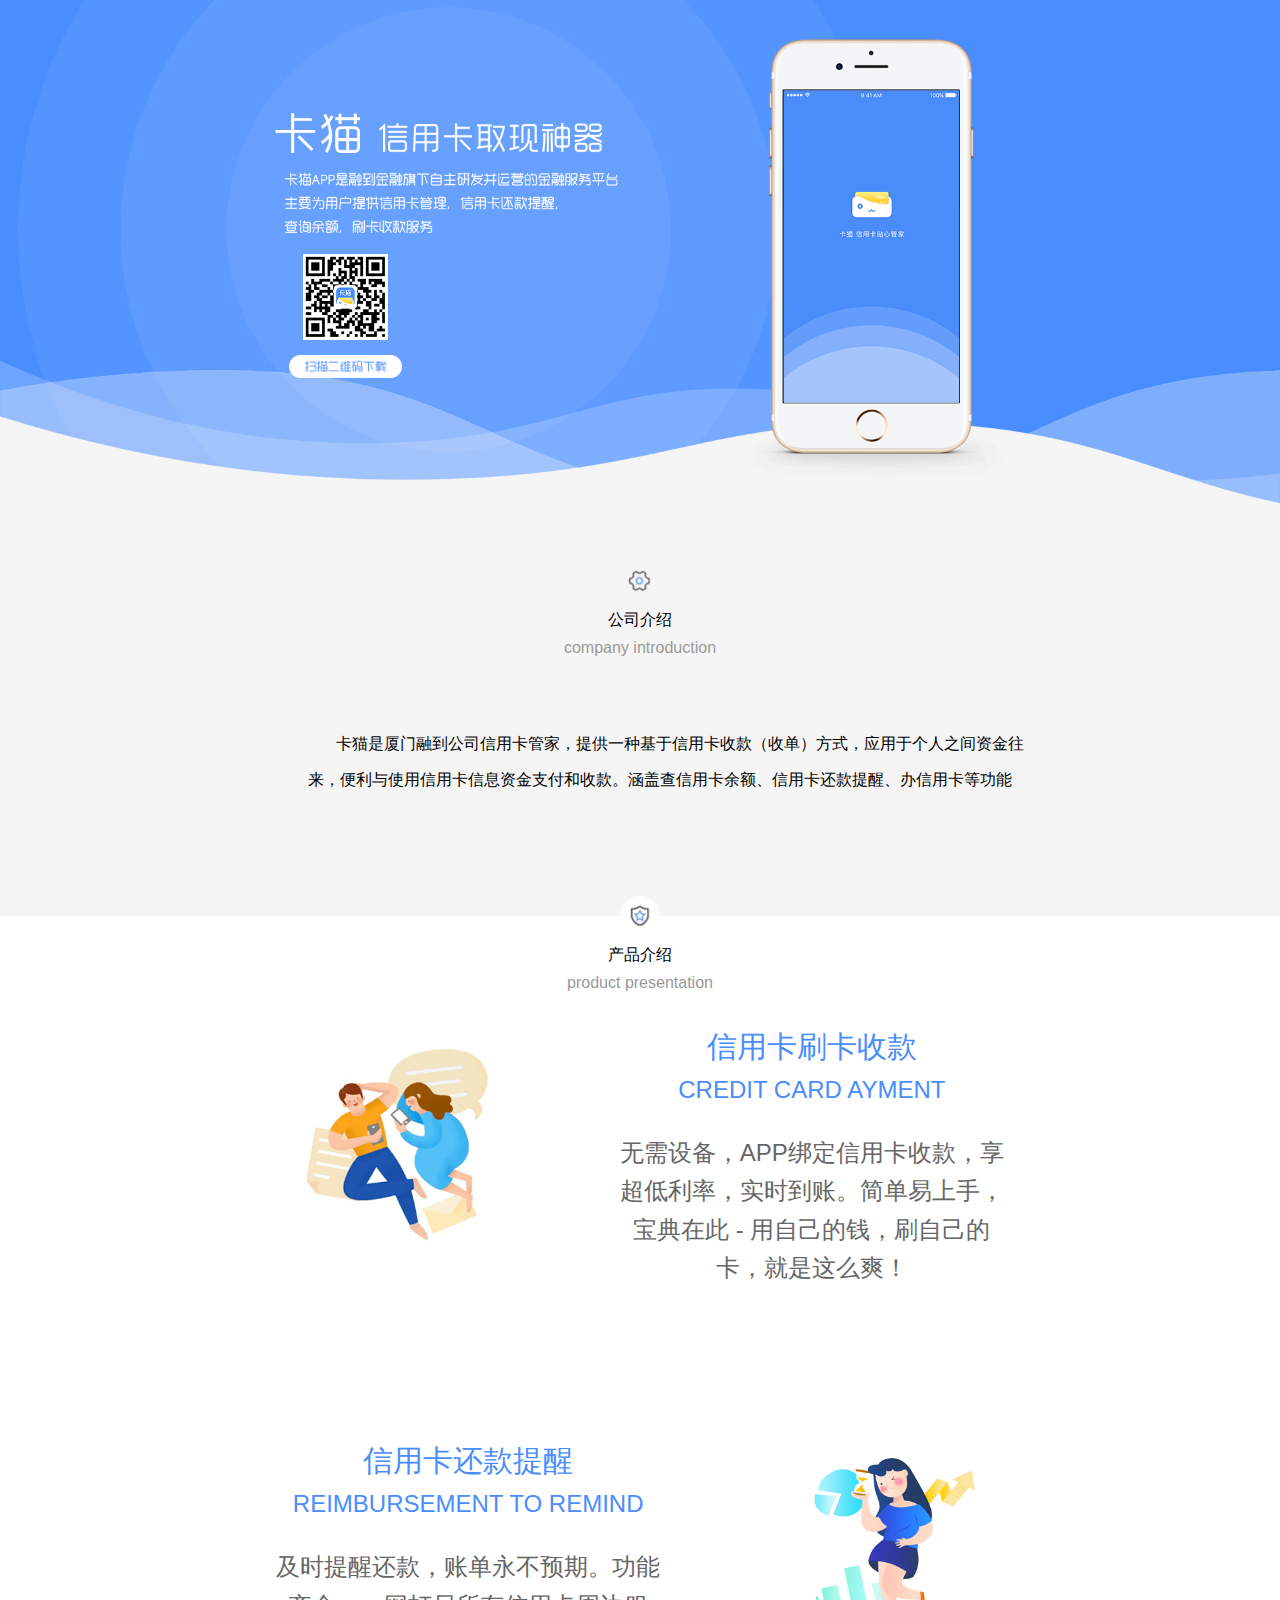
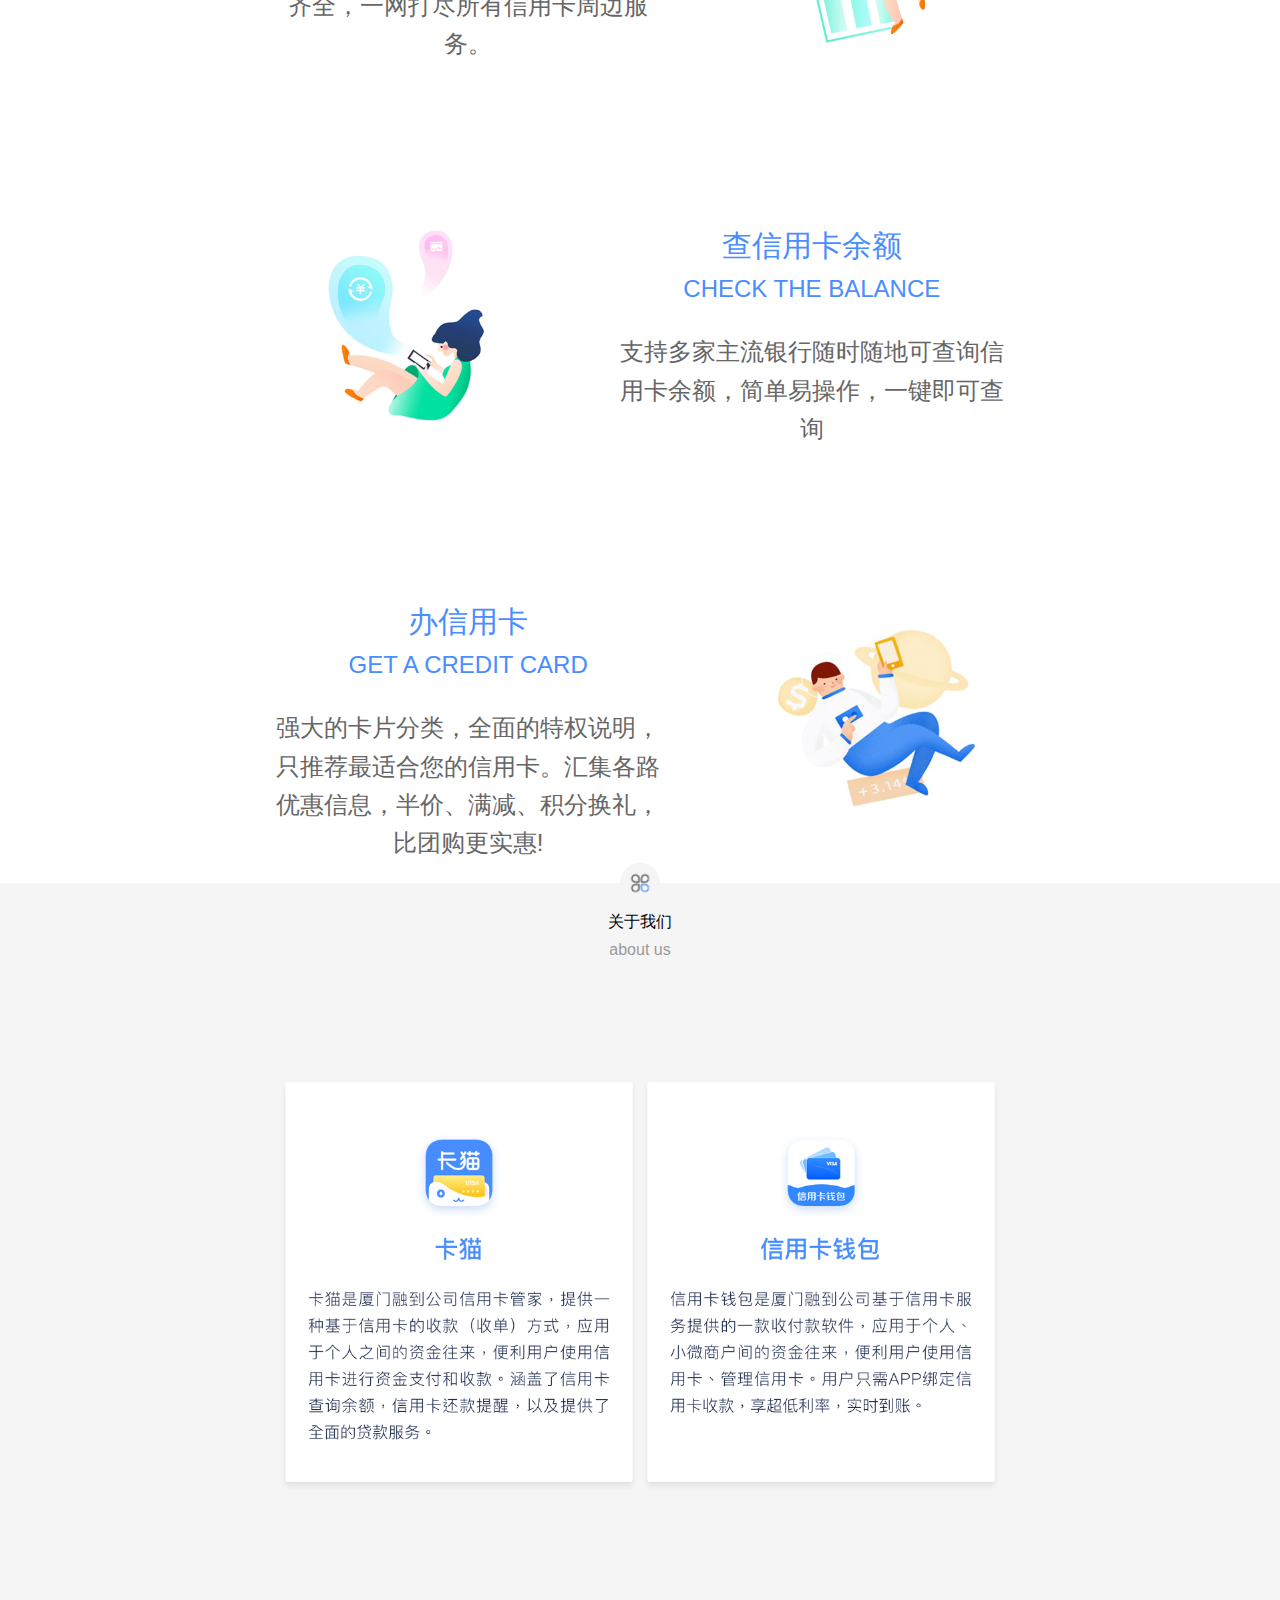
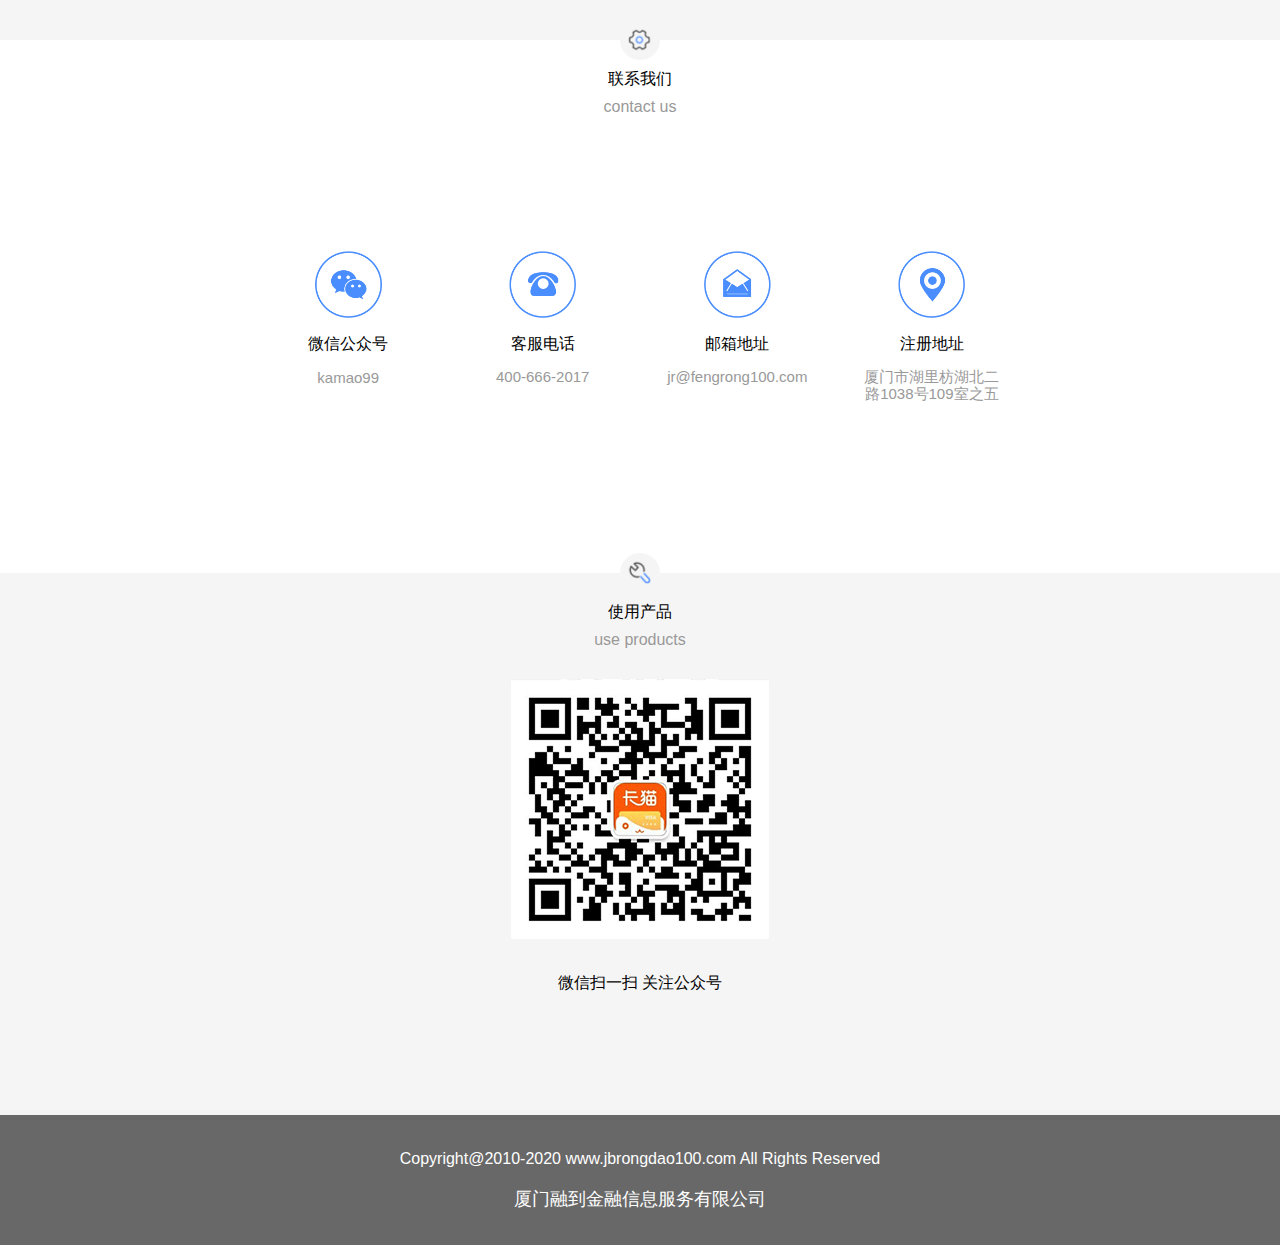
<file: index.html>
<!DOCTYPE html>
<html>

	<head>
		<meta charset="utf-8">
		<meta http-equiv="X-UA-Compatible" content="IE=edge">
		<meta name="viewport" content="width=device-width, initial-scale=1, maximum-scale=1,user-scalable=no">
		<link rel="shortcut icon" href="favicon.ico" />
		<!--<link rel="bookmark" href="favicon.ico"/>-->
		<link rel="stylesheet" href="css/normalize.css" />
		<link rel="stylesheet" type="text/css" href="css/style.css" />
		<title>卡猫</title>
	</head>
	<style type="text/css">

	</style>

	<body style="background: #f6f5f5">
		<div class="container-1">
			<div class="container-center">
				<div class="item-1">
					<div class="desc">
						<img src="img/banner/txtpc.png" alt="" id="bg1" />

						<div>
							<img src="img/banner/codedw.png" alt=""  />
							<img src="img/banner/scaninfo.png" id="bg2" />
						</div>
					</div>
					<div class="img">
						<img src="img/banner/phone.png" id="bg3" />
					</div>

				</div>
				<div class="tag-0">
					<img src="img/main1/icon1.png" />
					<div class="title">公司介绍</div>
					<div class="desc">company introduction</div>
				</div>
			</div>
		</div>
		<div class="container-2 cpdesc">
			<div class="container-center ">
				卡猫是厦门融到公司信用卡管家，提供一种基于信用卡收款（收单）方式，应用于个人之间资金往来，便利与使用信用卡信息资金支付和收款。涵盖查信用卡余额、信用卡还款提醒、办信用卡等功能
			</div>
		</div>
		<div class="container-3">
			<div class="container-center">
				<div class="tag-0">
					<img src="img/main 2/pdinstuc.png" />
					<div class="title">产品介绍</div>
					<div class="desc">product presentation</div>
				</div>
				<div class="item-3">
					<div class="img">
						<img src="img/main 2/1.png" />
					</div>
					<div class="desc">
						<div class="title">
							<div>信用卡刷卡收款
							</div>
							<div>CREDIT CARD AYMENT
							</div>
						</div>
						<div class="content">
							无需设备，APP绑定信用卡收款，享超低利率，实时到账。简单易上手，宝典在此 - 用自己的钱，刷自己的卡，就是这么爽！
						</div>
					</div>
				</div>
				<div class="item-3 item-3-reverse">
					<div class="desc">
						<div class="title">
							<div>信用卡还款提醒</div>
							<div>REIMBURSEMENT TO REMIND
							</div>
						</div>
						<div class="content">
							及时提醒还款，账单永不预期。功能齐全，一网打尽所有信用卡周边服务。
						</div>
					</div>
					<div class="img">
						<img src="img/main 2/2.png" />

					</div>

				</div>
				<div class="item-3">
					<div class="img">
						<img src="img/main 2/3.png" />

					</div>
					<div class="desc">
						<div class="title">
							<div>查信用卡余额
							</div>
							<div>CHECK THE BALANCE
							</div>
						</div>
						<div class="content">
							支持多家主流银行随时随地可查询信用卡余额，简单易操作，一键即可查询
						</div>
					</div>
				</div>
				<div class="item-3 item-3-reverse">

					<div class="desc">
						<div class="title">
							<div>办信用卡</div>
							<div>GET A CREDIT CARD</div>
						</div>

						<div class="content">强大的卡片分类，全面的特权说明，只推荐最适合您的信用卡。汇集各路优惠信息，半价、满减、积分换礼，比团购更实惠!
						</div>
					</div>
					<div class="img">
						<img src="img/main 2/4.png" />

					</div>
				</div>
			</div>
		</div>
		<div class="container-2 about-us">
			<div class="container-center">
				<div class="tag-0">
					<img src="img/main1/aboutus.png" />
					<div>关于我们</div>
					<div>about us</div>
				</div>
				<div class="detail">
					<img src="img/mobile/kamao.png" alt="">
					<img src="img/mobile/qianbao.png" alt="">
				</div>
			</div>

		</div>
		<div class="container-3">
			<div class="container-center">
				<div class="tag-0">
					<img src="img/main1/icon1.png" />
					<div>联系我们</div>
					<div>contact us</div>
				</div>
				<div class="item-2 ">
					<div>
						<img src="img/main3/kamao99.png" alt=" " />
						<div>微信公众号</div>
						<div>kamao99</div>
					</div>
					<div>
						<img src="img/main3/icon 3.png " alt=" " />
						<div>客服电话</div>
						<div>400-666-2017</div>
					</div>
					<div>
						<img src="img/main3/icon 4.png " alt=" " />
						<div>邮箱地址</div>
						<div>jr@fengrong100.com</div>
					</div>
					<div>
						<img src="img/main3/icon 5.png " alt=" " />
						<div>注册地址</div>
						<div>厦门市湖里枋湖北二路1038号109室之五</div>
					</div>
				</div>
			</div>
		</div>
		<div class="container-2">
			<div class="container-center">
				<div class="tag-0">
					<img src="img/main 2/use.png" />
					<div>使用产品</div>
					<div>use products</div>
				</div>
				<div class="use-product">
					<img src="img/main 2/public.png" alt="">
					<div>微信扫一扫 关注公众号</div>
				</div>
			</div>

		</div>
		<!--<div class="container-2">-->
			<!--<div class="container-center">-->
				<!--<div class="tag-1">-->
					<!--<img src="img/main3/icon1.png" >-->
						<!--<div>技术支持</div>-->
					<!--<div>technical support</div>-->
				<!--</div>-->
				<!--<div class="item-2 ">-->
					<!--<div>-->
						<!--<img src="img/main3/icon2.png " alt=" " />-->
						<!--<div>手机</div>-->
						<!--<div>18167134881</div>-->
					<!--</div>-->
					<!--<div>-->
						<!--<img src="img/main3/icon 3.png " alt=" " />-->
						<!--<div>客服电话</div>-->
						<!--<div>400-666-2017</div>-->
					<!--</div>-->
					<!--<div>-->
						<!--<img src="img/main3/icon 4.png " alt=" " />-->
						<!--<div>邮箱地址</div>-->
						<!--<div>jr@fengrong100.com</div>-->
					<!--</div>-->
					<!--<div>-->
						<!--<img src="img/main3/icon 5.png " alt=" " />-->
						<!--<div>注册地址</div>-->
						<!--<div>厦门市湖里枋湖北二路1038号109室之五</div>-->
					<!--</div>-->
				<!--</div>-->
			<!--</div>-->
		<!--</div>-->
		<div class="container-4 ">
			<div>Copyright@2010-2020 www.jbrongdao100.com All Rights Reserved</div>
			<div>厦门融到金融信息服务有限公司</div>
		</div>
	</body>

</html>
</file>
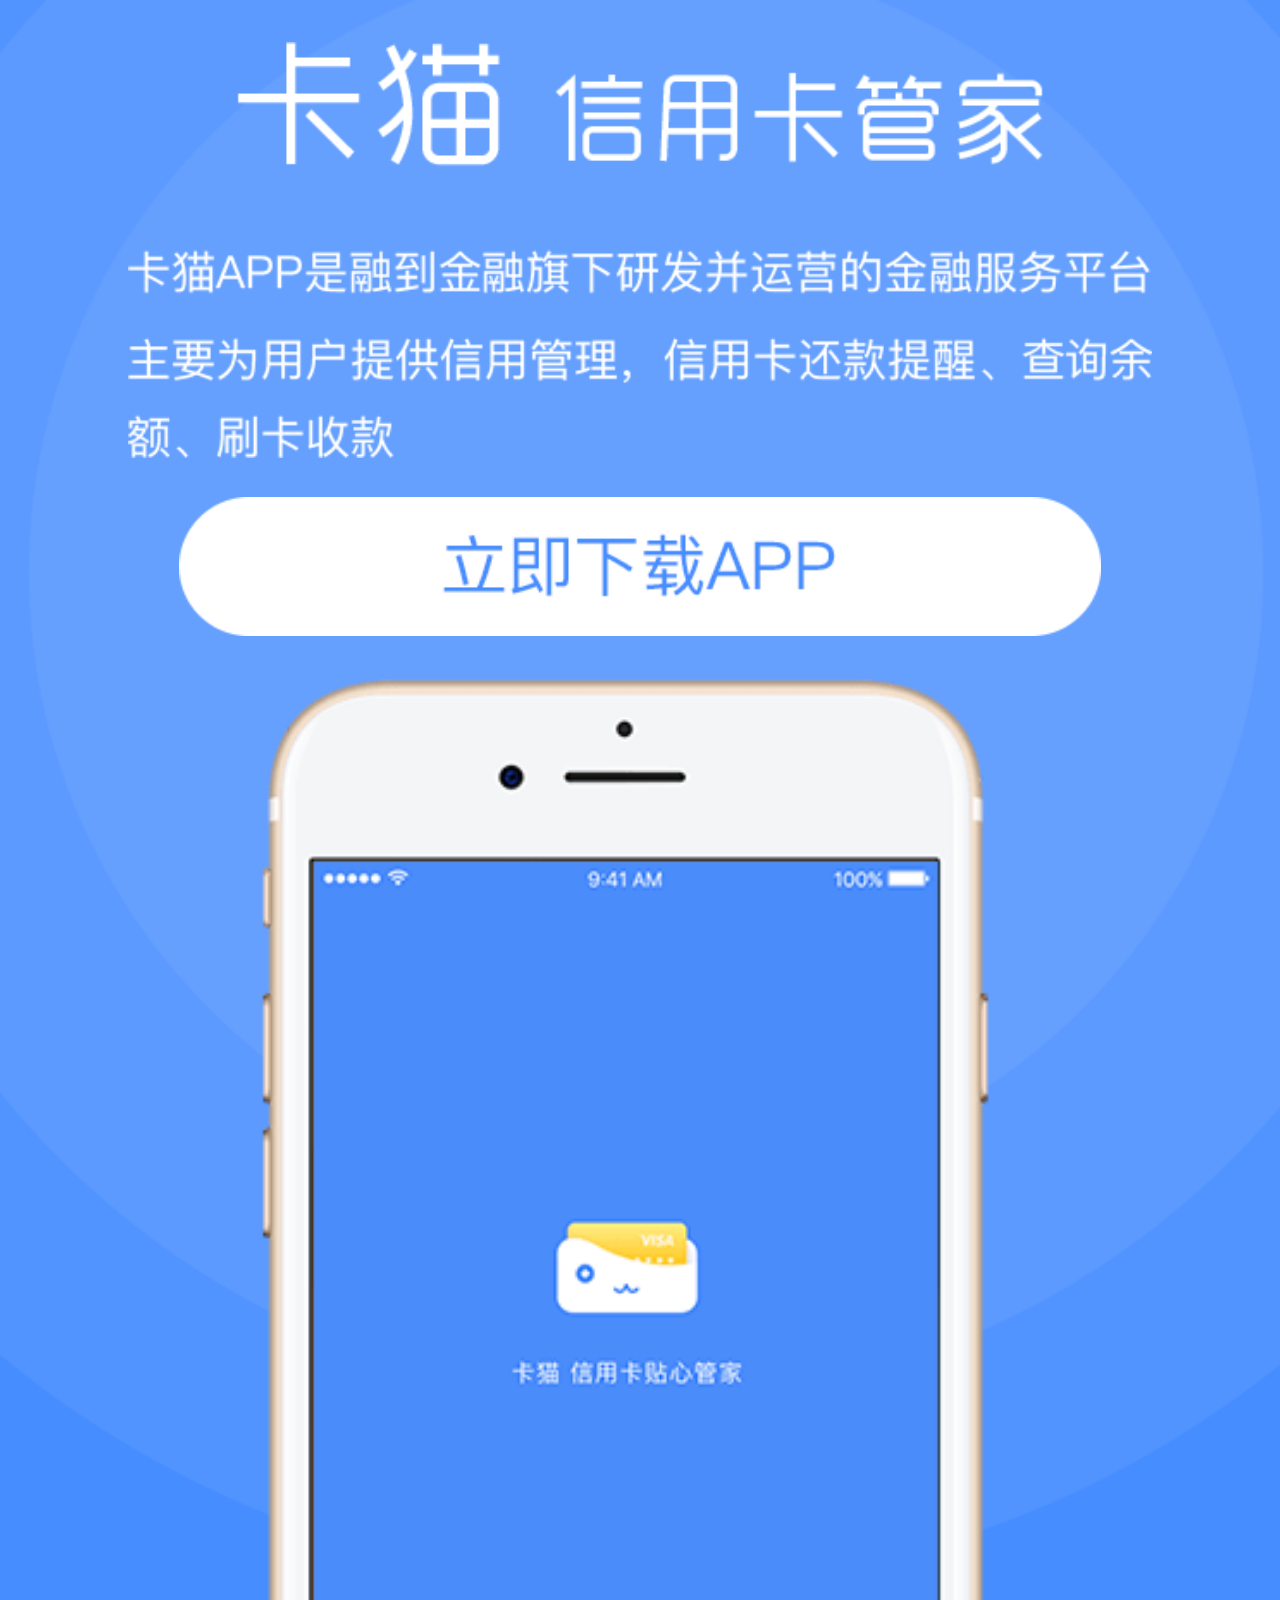
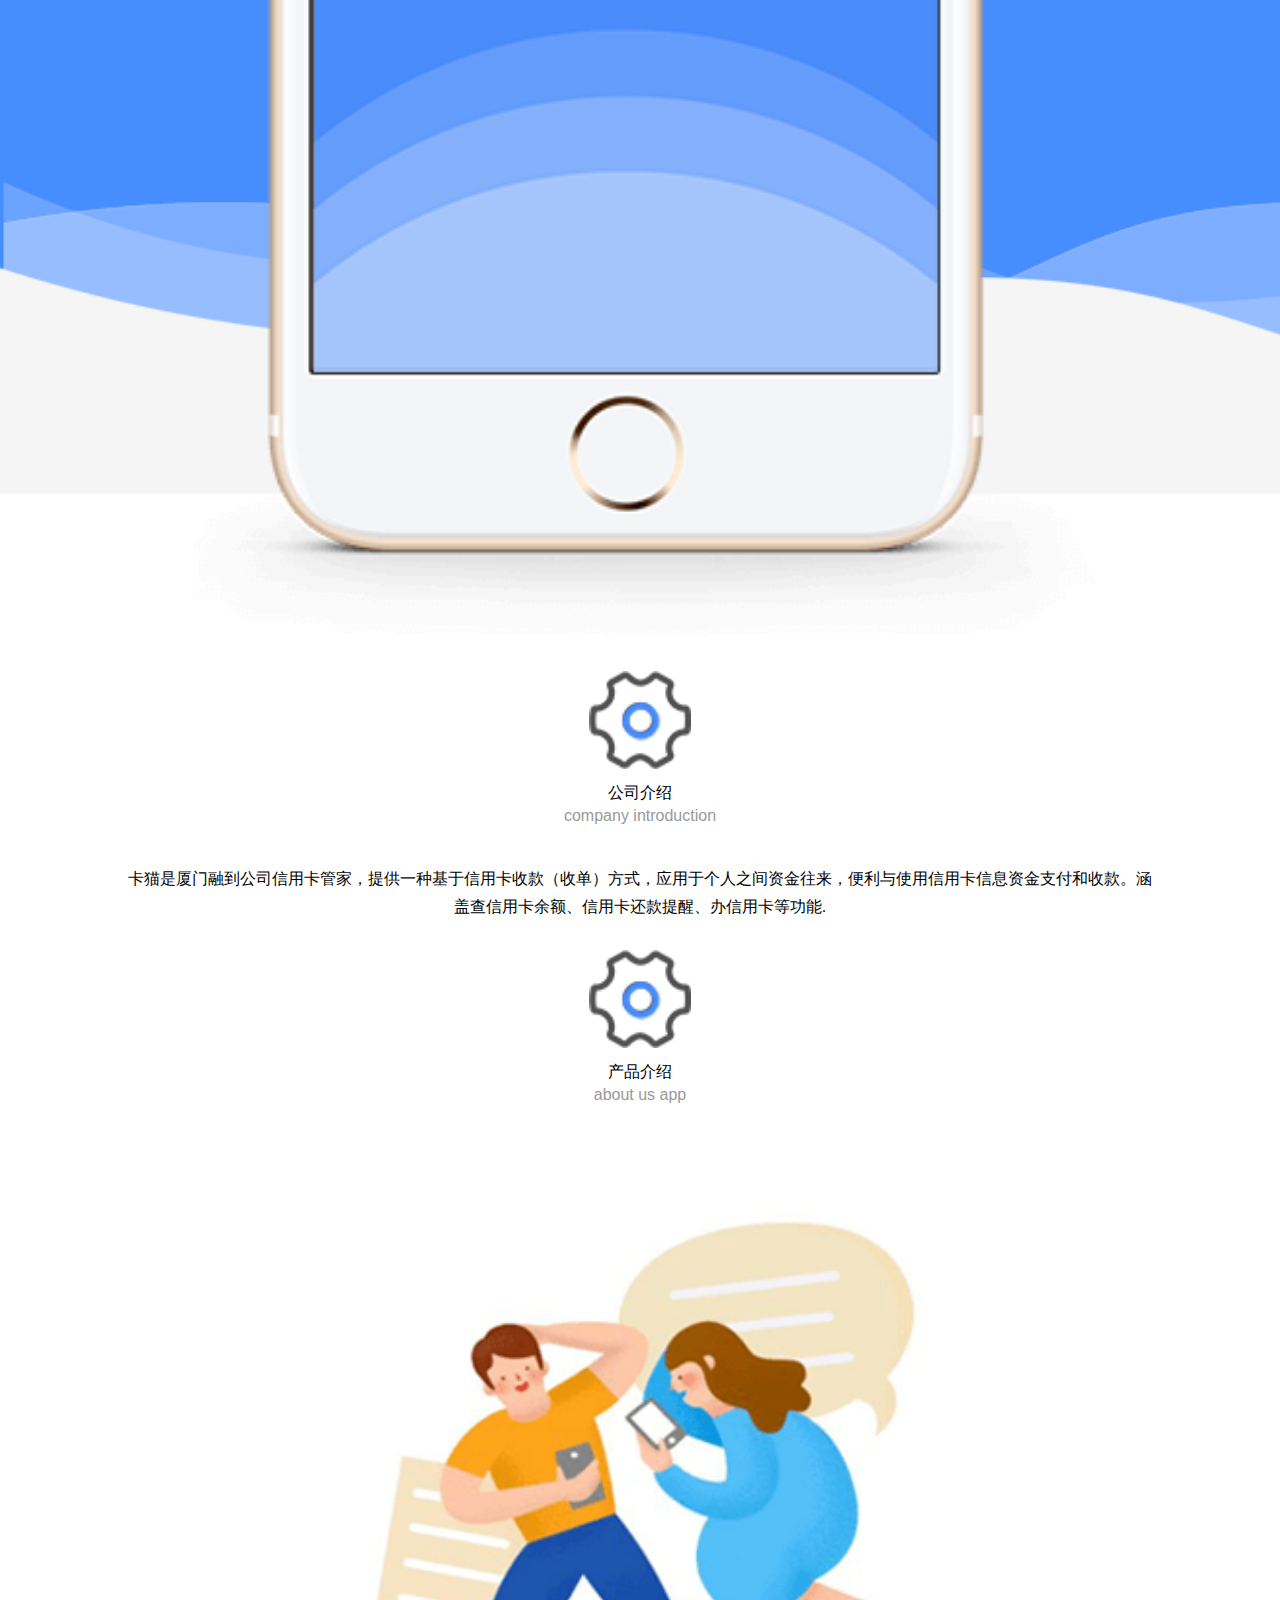
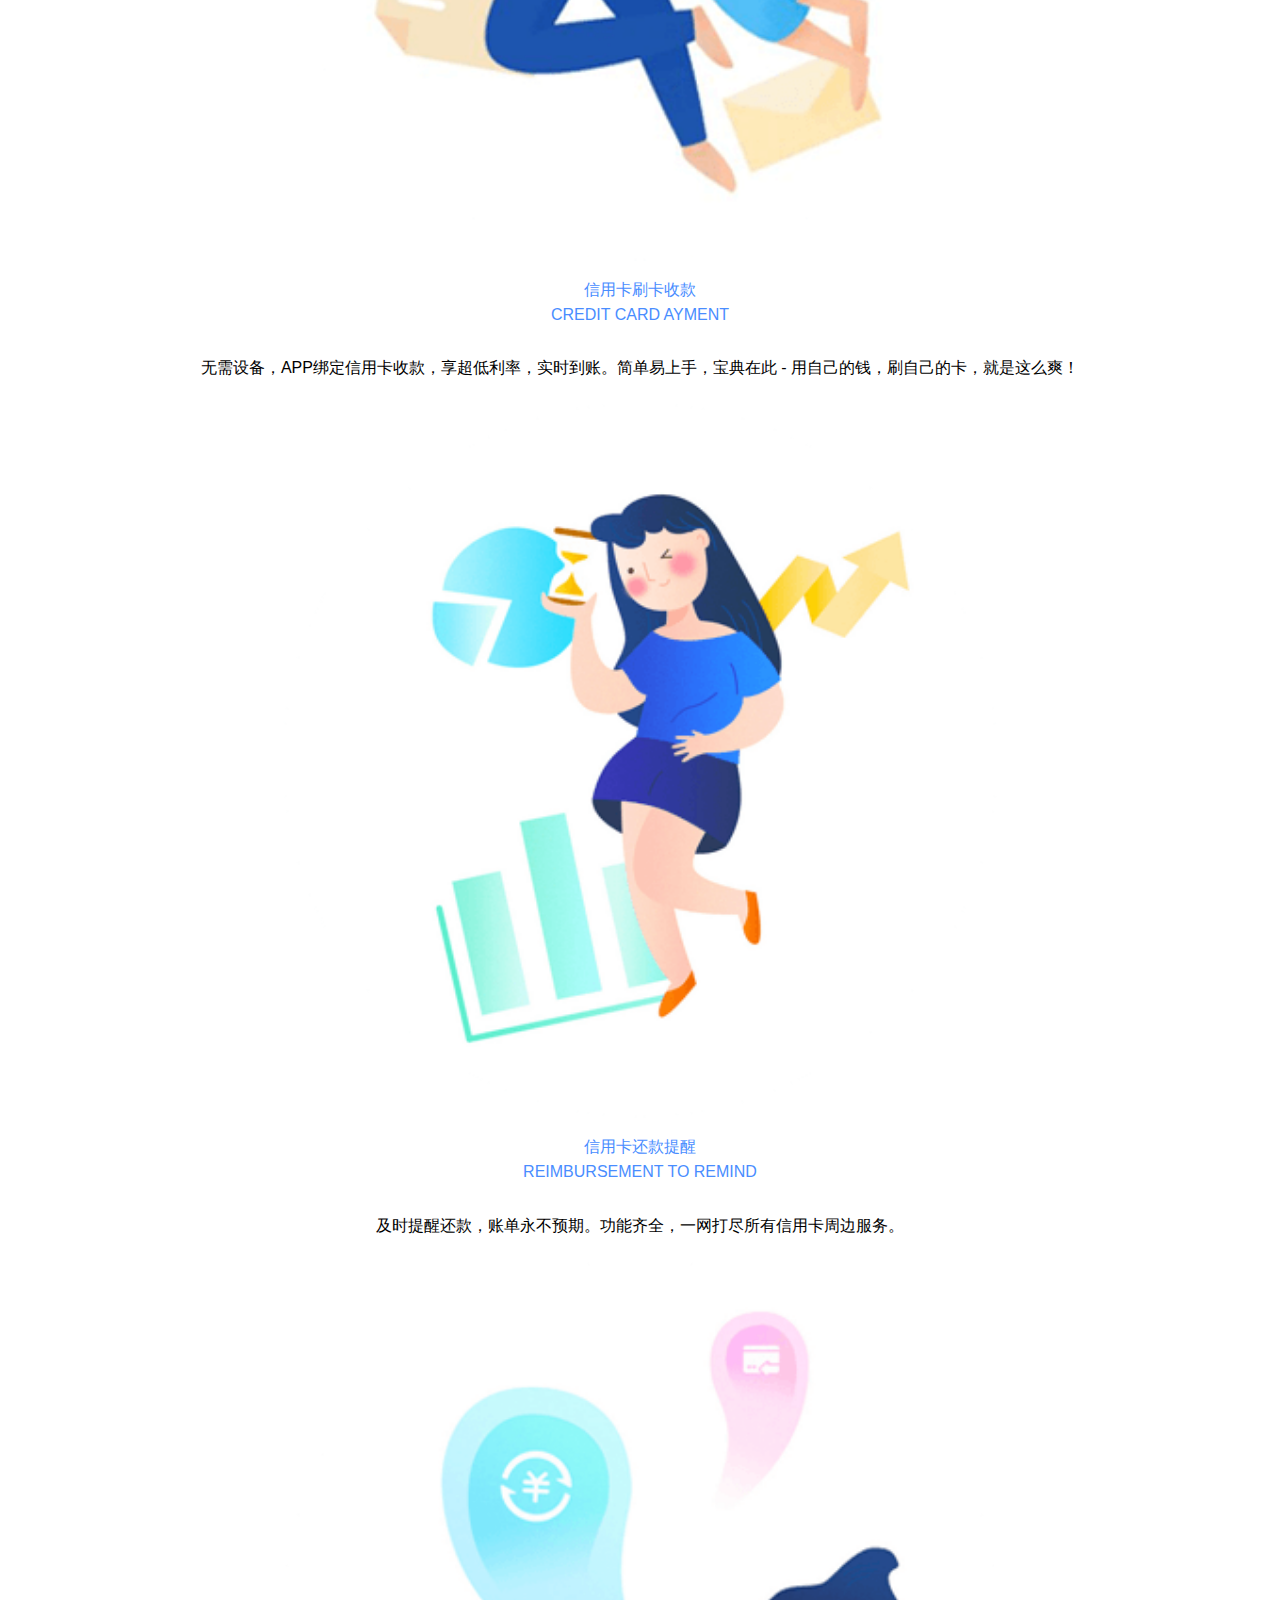
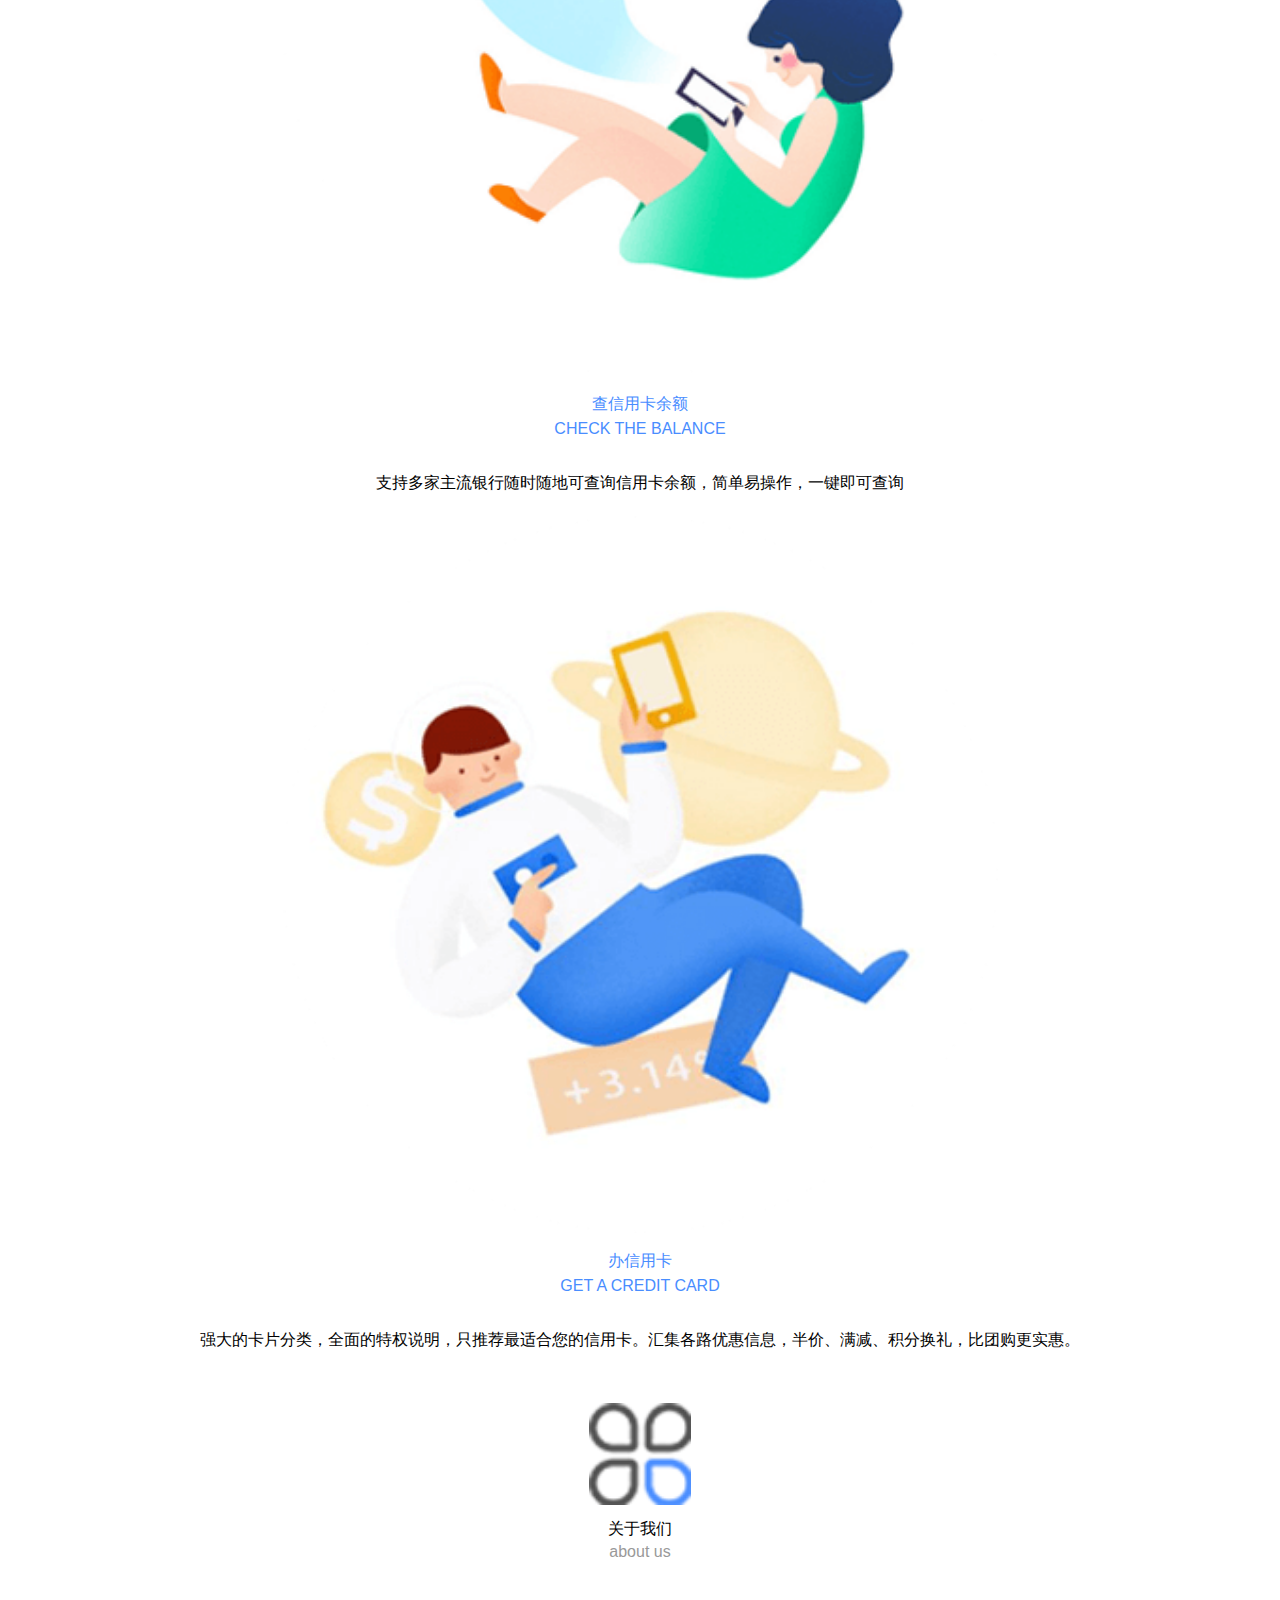
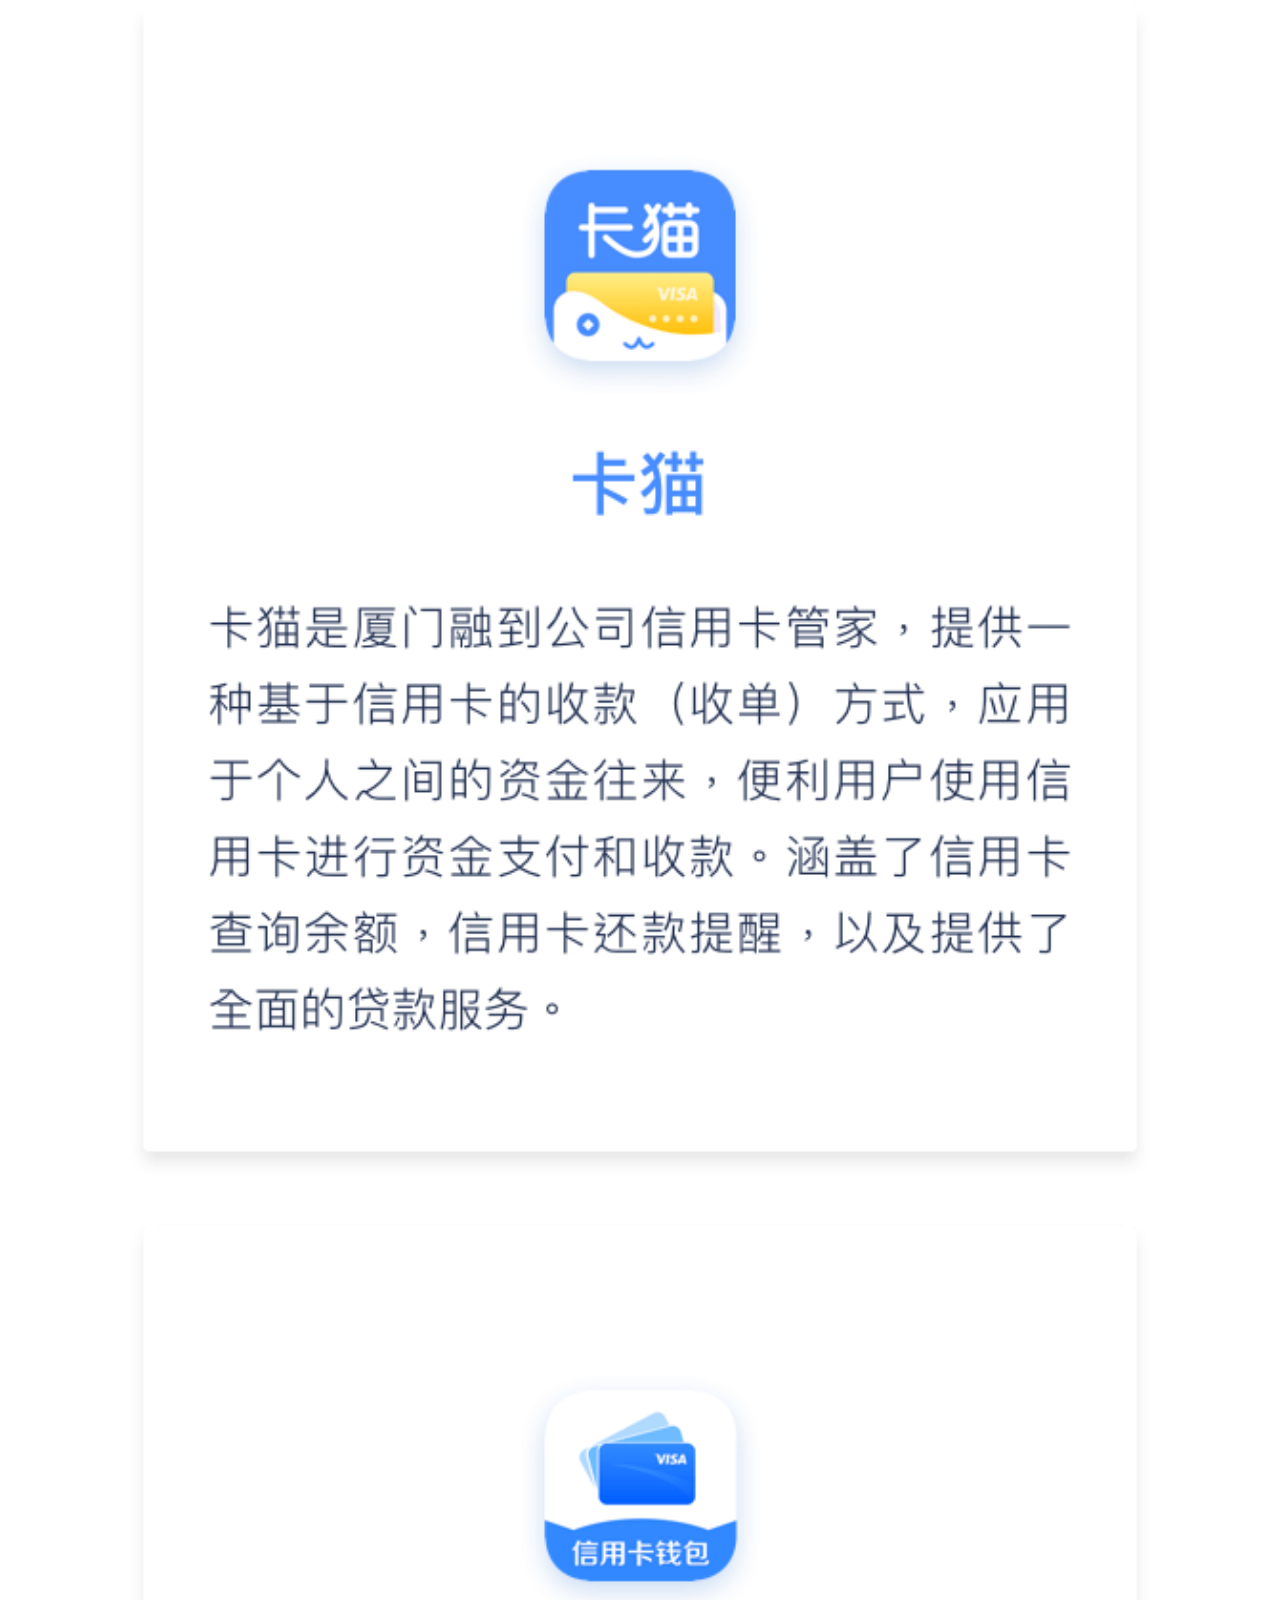
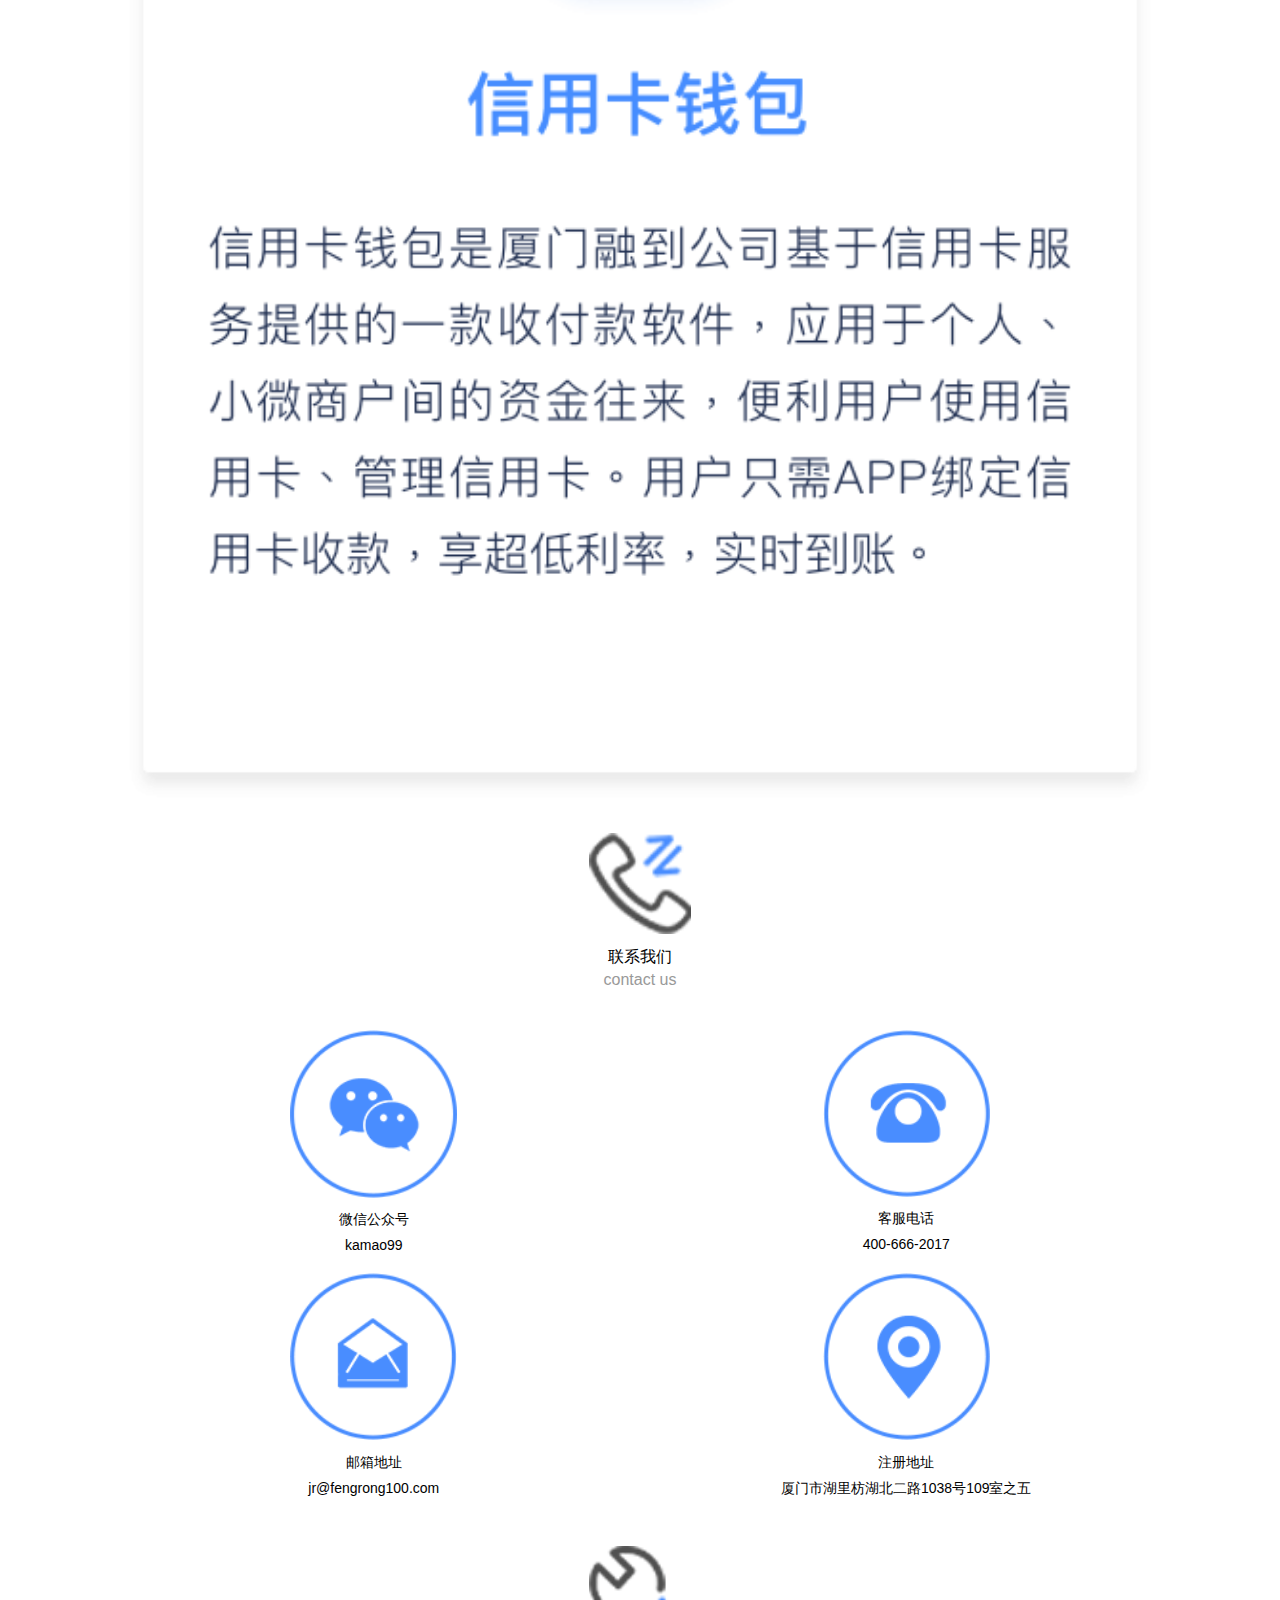
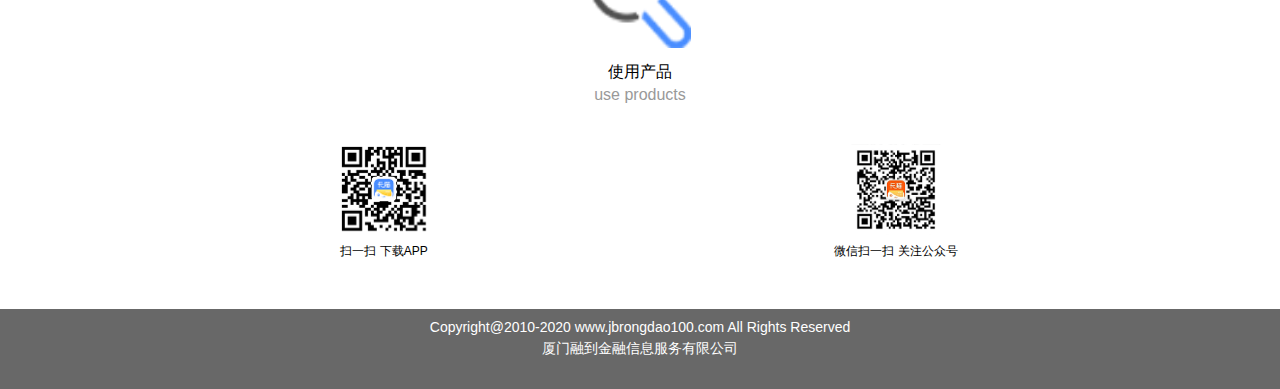
<file: index-mobile.html>
<!DOCTYPE html>
<html>

	<head>
		<meta charset="utf-8">
		<meta http-equiv="X-UA-Compatible" content="IE=edge">
		<meta name="viewport" content="width=device-width, initial-scale=1, maximum-scale=1,user-scalable=no">
		<link rel="shortcut icon" href="favicon.ico" />
		<link rel="stylesheet" href="css/normalize.css" />
		<link rel="stylesheet" type="text/css" href="css/mobile.css" />
		<title>卡猫</title>
	</head>
	<style type="text/css">

	</style>

	<body>
		<div class="container-1">
			<div class="container-center">
				<div class="item-1">
					<div class="desc">
						<img src="img/banner/txtmb.png" alt="" id="bg1" />
						<div onclick="downLoad()">
							<img src="img/mobile/dw.png" id="bg2" /></div>
					</div>
					<div class="img">
						<img src="img/banner/phone.png" id="bg3" />
					</div>

				</div>
				<div class="tag-0">
					<img src="img/mobile/instruc.png" />
					<div class="title">公司介绍</div>
					<div class="desc">company introduction</div>
				</div>
			</div>
		</div>
		<div class="container-3 cpdesc">
			<div class="container-center ">
				卡猫是厦门融到公司信用卡管家，提供一种基于信用卡收款（收单）方式，应用于个人之间资金往来，便利与使用信用卡信息资金支付和收款。涵盖查信用卡余额、信用卡还款提醒、办信用卡等功能.
			</div>
		</div>
		<div class="container-3">
			<div class="container-center">
				<div class="tag-0">
					<img src="img/mobile/instruc.png" />
					<div class="title">产品介绍</div>
					<div class="desc">about us app</div>
				</div>
				<div class="item-3">
					<div class="img">
						<img src="img/main 2/1.png" />
					</div>
					<div class="desc">
						<div class="title">
							<div>信用卡刷卡收款
							</div>
							<div>CREDIT CARD AYMENT
							</div>
						</div>
						<div class="content">
							无需设备，APP绑定信用卡收款，享超低利率，实时到账。简单易上手，宝典在此 - 用自己的钱，刷自己的卡，就是这么爽！
						</div>
					</div>
				</div>
				<div class="item-3 item-3-reverse">
					<div class="desc">
						<div class="title">
							<div>信用卡还款提醒</div>
							<div>REIMBURSEMENT TO REMIND
							</div>
						</div>
						<div class="content">
							及时提醒还款，账单永不预期。功能齐全，一网打尽所有信用卡周边服务。
						</div>
					</div>
					<div class="img">
						<img src="img/main 2/2.png" />

					</div>

				</div>
				<div class="item-3">
					<div class="img">
						<img src="img/main 2/3.png" />

					</div>
					<div class="desc">
						<div class="title">
							<div>查信用卡余额
							</div>
							<div>CHECK THE BALANCE
							</div>
						</div>
						<div class="content">
							支持多家主流银行随时随地可查询信用卡余额，简单易操作，一键即可查询
						</div>
					</div>
				</div>
				<div class="item-3 item-3-reverse">

					<div class="desc">
						<div class="title">
							<div>办信用卡</div>
							<div>GET A CREDIT CARD</div>
						</div>

						<div class="content">强大的卡片分类，全面的特权说明，只推荐最适合您的信用卡。汇集各路优惠信息，半价、满减、积分换礼，比团购更实惠。
						</div>
					</div>
					<div class="img">
						<img src="img/main 2/4.png" />

					</div>
				</div>
			</div>
		</div>
		<div class="container-3 about-us">
			<div class="container-center">
				<div class="tag-0">
					<img src="img/mobile/about-us2.png" />
					<div>关于我们</div>
					<div class="desc">about us</div>
				</div>
				<div class="detail">
					<img src="img/mobile/kamao.png" alt="">
					<img src="img/mobile/qianbao.png" alt="">
				</div>
			</div>

		</div>
		<div class="container-3">
			<div class="container-center">
				<div class="tag-0">
					<img src="img/mobile/concat.png" />
					<div>联系我们</div>
					<div class="desc">contact us</div>
				</div>
				<div class="item-2 ">
					<div>
						<img src="img/main3/kamao99.png" alt=" " />
						<div>微信公众号</div>
						<div>kamao99</div>
					</div>
					<div>
						<img src="img/main3/icon 3.png " alt=" " />
						<div>客服电话</div>
						<div>400-666-2017</div>
					</div>
					<div>
						<img src="img/main3/icon 4.png " alt=" " />
						<div>邮箱地址</div>
						<div>jr@fengrong100.com</div>
					</div>
					<div>
						<img src="img/main3/icon 5.png " alt=" " />
						<div>注册地址</div>
						<div>厦门市湖里枋湖北二路1038号109室之五</div>
					</div>
				</div>
			</div>
		</div>
		<div class="container-3">
			<div class="container-center">
				<div class="tag-0">
					<img src="img/mobile/user.png" />
					<div >使用产品</div>
					<div class="desc">use products</div>
				</div>
				<div class="use-product">
					<div>
						<img src="img/mobile/appcode.png" alt="">
						<div>扫一扫 下载APP</div>
					</div>
					<div>
						<img src="img/mobile/publiccode.png" alt="">
						<div>微信扫一扫 关注公众号</div>
					</div>

				</div>
			</div>

		</div>
		<div class="container-4 ">
			<div>Copyright@2010-2020 www.jbrongdao100.com All Rights Reserved</div>
			<div>厦门融到金融信息服务有限公司</div>
		</div>
	</body>
	<script type="text/javascript ">
		function isIos(){
			var plat='';
		    if (/(iPhone|iPad|iPod|iOS)/i.test(navigator.userAgent)) {   
		        plat='ios';
		    } else if (/(Android)/i.test(navigator.userAgent)) {   
		        plat='android';
		    } else {
        		plat ="pc ";
    		}
		    return plat;
		}


		function downLoad() {
			console.log(isIos());
			var url = isIos()==='ios'?'https://itunes.apple.com/cn/app/%E5%8D%A1%E7%8C%AB-%E4%BF%A1%E7%94%A8%E5%8D%A1%E6%97%A0%E5%8D%A1%E6%94%B6%E6%AC%BE%E8%B4%B7%E6%AC%BE/id1249660631?mt=8'
									:isIos()==='android'?'http://android.myapp.com/myapp/detail.htm?apkName=cn.rongdao.jrkabao':'#item-4';
			window.location.href = url;
		}
	</script>
</html>
</file>
<file: css/style.css>
.container-3,
			.container-2,
			.container-4 {
				text-align: center;
	background: #FFFFFF;
			}
		/*@media(min-width: 768px) {*/
			.container-1 {
				text-align: center;
				background: url(../img/banner/BJ.png) no-repeat;
				background-size: 100%;
			}
			.container-center {
				display: inline-block;
				width: 57%;
			}
			.container-center>div {
				display: -webkit-box;
				display: -ms-flexbox;
				display: flex;
				-webkit-box-pack: justify;
				    -ms-flex-pack: justify;
				        justify-content: space-between;
			}
			.container-1  .tag-0{
				margin-top: 100px;
			}
			 .tag-0 .title{
				/*font-size: .55rem;*/
				font-weight: 500;
			}
			  .tag-0 .desc{
				/*font-size: .45rem;*/
			}
			.item-1 .desc {
				width: 47%;
				text-align: left;
			}
			.item-1 .desc>img:first-of-type {
				margin-top: 33%;
				margin-bottom: 5%;
				max-width: 100%;
			}
			.item-1 .desc>img:last-of-type {
				max-width: 100%;
			}
			.cpdesc{
				padding-top:38px;
				height: 190px;
				text-indent: 40px;
				line-height: 36px;
				text-indent: 40px;
			}
			.container-3{
				padding-bottom: 20px;
			}
			.about-us .detail{
				display: block;
				margin-top: 91px;
				margin-bottom: 144px;
			}
			.about-us .detail img{
				width: 49%;
			}

			.item-1 .desc>div {
				text-align: left;
			}
			.item-1 .desc>div>img {

				display: block;

			}
			.item-1 .desc>div>img:first-of-type{
				margin-bottom: 15px;
				max-width: 25%;
				margin-left: 8%;
			}
			.item-1 .desc>div>img:last-of-type{
				margin-bottom: .6rem;
				max-width: 33%;
				margin-left: 4%;
			}
			.item-1 .img {
				width: 35.5%;
			}
			.item-1 .img>img {
				margin-top: 15%;
				max-width: 100%;
			}
			.item-2 {
				margin-top: 104px;
				margin-bottom: 135px;
			}
			.item-2>div {
				display: -webkit-box;
				display: -ms-flexbox;
				display: flex;
				-webkit-box-orient: vertical;
				-webkit-box-direction: normal;
				    -ms-flex-direction: column;
				        flex-direction: column;
				-webkit-box-align: center;
				    -ms-flex-align: center;
				        align-items: center;
				width: 20%;
			}
			.item-2>div>* {
				margin-bottom: 15px;
				
				word-break: break-all;
				
			}
			.item-2>div>img{
				margin-bottom: 17px;
				width: 46%;
			}
			.item-2>div>div:last-of-type{
				font-size: 15px;
				color: #999999;
			}
			
			.container-2 {
				background: #f6f5f5;
			}
			.item-3:not(:last-of-type) {
				margin-bottom: 140px;
			}
			.item-3>.desc {
				display: -webkit-box;
				display: -ms-flexbox;
				display: flex;
				-webkit-box-orient: vertical;
				-webkit-box-direction: normal;
				    -ms-flex-direction: column;
				        flex-direction: column;
				-webkit-box-pack: center;
				    -ms-flex-pack: center;
				        justify-content: center;
				font-size: 24px;
				width: 52.9%;
				line-height: 1.6;
			}
			.item-3>.desc>.title {
				margin-bottom: 25px;
				color: #498DFF ;
			}
			.item-3>.desc>.title>div:first-of-type {
				font-size: 30px;
			}
			.item-3>.desc>.title>div:last-of-type {
				font-size: 24px;
			}
			.item-3>.desc>.content {
				color: #666666;
			}
			.item-3>.img {
				width: 33%
			}
			.item-3>.img>img {
				max-width: 100%;
			}
			.item-3>.desc>.content {
				text-align: center;
			}
			.tag-1 {
				position: relative;
				top: -40px;
			}
			.tag-1,
			.tag-0 {
				position: relative;
				top: -20px;
				-webkit-box-orient: vertical;
				-webkit-box-direction: normal;
				    -ms-flex-direction: column;
				        flex-direction: column;
				-webkit-box-align: center;
				    -ms-flex-align: center;
				        align-items: center;
				-webkit-box-pack: center;
				    -ms-flex-pack: center;
				        justify-content: center;
			}
			.tag-1>div,
			.tag-0>div {
				margin-bottom: 10px;
			}
			.tag-1>div:last-of-type,
			.tag-0>div:last-of-type {
				color: #999;
			}
			.tag-0>img {
				margin-bottom: 10px;
				width: 40px;
			}
			.item-4 {
				margin-bottom: 150px;
				margin-top: 135px;
			}
			.item-4>div {
				display: -webkit-box;
				display: -ms-flexbox;
				display: flex;
				    align-items: center;
				-webkit-box-orient: vertical;
				-webkit-box-direction: normal;
				    -ms-flex-direction: column;
				        flex-direction: column;
				-webkit-box-pack: center;
				    -ms-flex-pack: center;
				        justify-content: center;
			}
			.item-4>div:not(:nth-of-type(2)) {
				width: 17.1%;
			}
			.item-4>div:not(:nth-of-type(2))>img {
				width: 100%;
			}
			.item-4>div:nth-of-type(2) {
				width: 14%;
			}
			.item-4>div:nth-of-type(2)>img {
				width: 85%;
			}
			.container-4 {
				height: 130px;
				background: #686868;
				color: #FFFFFF;
			}
			.container-4>div:first-of-type {
				font-size: 16px;
				margin-bottom: 20px;
				padding-top: 35px;
			}
			.container-4>div:last-of-type {
				font-size: 18px;
			}
			.container-2:nth-of-type(2) .tag-1 {
				position: relative;
				top: -40px;
			}
			.tag-3{
				-webkit-box-pack: center !important;
				    -ms-flex-pack: center !important;
				        justify-content: center !important;
				    -webkit-box-orient: vertical;
				    -webkit-box-direction: normal;
				        -ms-flex-direction: column;
				            flex-direction: column;
				    -webkit-box-align: center;
				        -ms-flex-align: center;
				            align-items: center;
			}
			.tag-3>img{
				width: 12%;
				-webkit-box-orient: vertical;
				-webkit-box-direction: normal;
				    -ms-flex-direction: column;
				        flex-direction: column;
				
			}
			.use-product{
				display: block !important;
				margin-bottom: 123px;
			}
			.use-product img{
				margin-bottom: 30px;
			}
</file>
<file: css/mobile.css>
.container-1 {
        text-align: center;
        background: url(../img/mobile/bj.png) no-repeat;
        background-size: 100% ;
    }
    .container-center {
        display: inline-block;
        width:80%;
        text-align: center;
    }
    .container-center>div.item-3 {
        display: -webkit-box;
        display: -ms-flexbox;
        display: flex;
        -webkit-box-pack: justify;
        -ms-flex-pack: justify;
        justify-content: space-between;
        -webkit-box-orient: vertical;
        -webkit-box-direction: normal;
        -ms-flex-direction: column;
        flex-direction: column;
    }
    .item-1 .desc {
        /*width: 47%;*/
        text-align: center;
        margin-bottom: 38px;
    }
    .item-1 .desc > img {
        width: 100%;
        margin-top: 42px;
        /*margin-top: 33%;
        margin-bottom: 5%;
        max-width: 100%;*/
    }
    .item-1 .desc>div {
        margin-top: 34px;
        /*text-align: left;*/
    }
    .item-1 .desc>div>img {
        width: 90%;
    }
    .item-1 .img {
        /*width: 35.5%;*/
    }
    .item-1 .img>img {
        width: 90%;
        /*margin-top: 13%;
        max-width: 100%;*/
    }
    .container-2{
        background: #f6f5f5;
        margin-bottom: 50px;
        padding-bottom: 50px;
    }
    .tag-0{
        margin-bottom: 40px;
        margin-top: 30px;
    }
    .tag-0>img{
        width:10%;
        margin-bottom: 10px;
    }
    .tag-0>div{
        margin-bottom: 5px;
    }
    .tag-0 .desc{
        color: #999999;
    }
    .item-2{
        display: -webkit-box;
        display: -ms-flexbox;
        display: flex;
        -webkit-box-pack: justify;
        -ms-flex-pack: justify;
        justify-content: space-between;
        -ms-flex-wrap: wrap;
        flex-wrap: wrap;
    }
    .item-2>div{
        -ms-flex-preferred-size: 48%;
        flex-basis: 48%;
        word-break:break-all;
        font-size: 14px;
        margin-bottom: 10px;
    }
    .item-2>div>img{
        width: 34%;
        margin-bottom: 10px;
    }
    .item-2>div>div{
        margin-bottom: 10px;
    }
    .item-3{
        margin-bottom: 20px;
    }
    .item-3-reverse{
        -webkit-box-orient: vertical !important;
        -webkit-box-direction: reverse !important;
        -ms-flex-direction: column-reverse !important;
        flex-direction: column-reverse !important;
    }
    .container-3{
        position: relative;
        text-align: center;
    }
    .cpdesc{
        line-height: 1.7;
    }
    .item-3>.desc>.title{
        margin-bottom: 30px;
        color: #498DFF;
        text-align: center;
    }
    .item-3>.desc>.title>div:first-of-type{
        margin-bottom: 7px;
    }
    .item-3>.desc>.content{
        line-height: 1.7;
    }
    .item-3>.img{
        width: 100%;
        display: inline-block;
        text-align: center;

    }
    .item-3>.img>img{
        width: 70%;
        margin-bottom: 15px;
    }
    .item-4{
        margin-top: 40px;
    }
    .item-4 img{
        width: 50%;
    }
    .container-2 .tag-1 {
        position: relative;
        top: -40px;
    }
    .container-4 {
        font-size: 14px;
        height: 70px;
        background: #686868;
        color: #FFFFFF;
        margin-top: 50px;
        padding-top: 10px;
        text-align: center;
    }
    .container-4>div{
        width: 80%;
        display: inline-block;
    }
    .container-4>div:first-of-type {

        margin-bottom: 5px;
    }
    /*.container-4>div:last-of-type {
        font-size: 28px;
    }*/
    .container-2:nth-of-type(2) .tag-1 {
        position: relative;
        top: -40px;
    }
    .tag-3{
        margin-top: 40px;
    }
    .tag-3 img{
        width:25%;
    }
    .about-us .detail img{
        width: 100%;
    }
    .about-us .detail img:first-of-type{
        margin-bottom: 39px;
    }
    .use-product{
        display: flex;
        justify-content: space-around;
    }
    .use-product >div{
        width: 100px;
        font-size: 12px;
        white-space: nowrap;
        display: flex;
        flex-direction: column;
        justify-content: space-around;
        align-items: center;
    }
    .use-product img{
        width: 90%;
        margin-bottom: 10px;
    }
</file>
